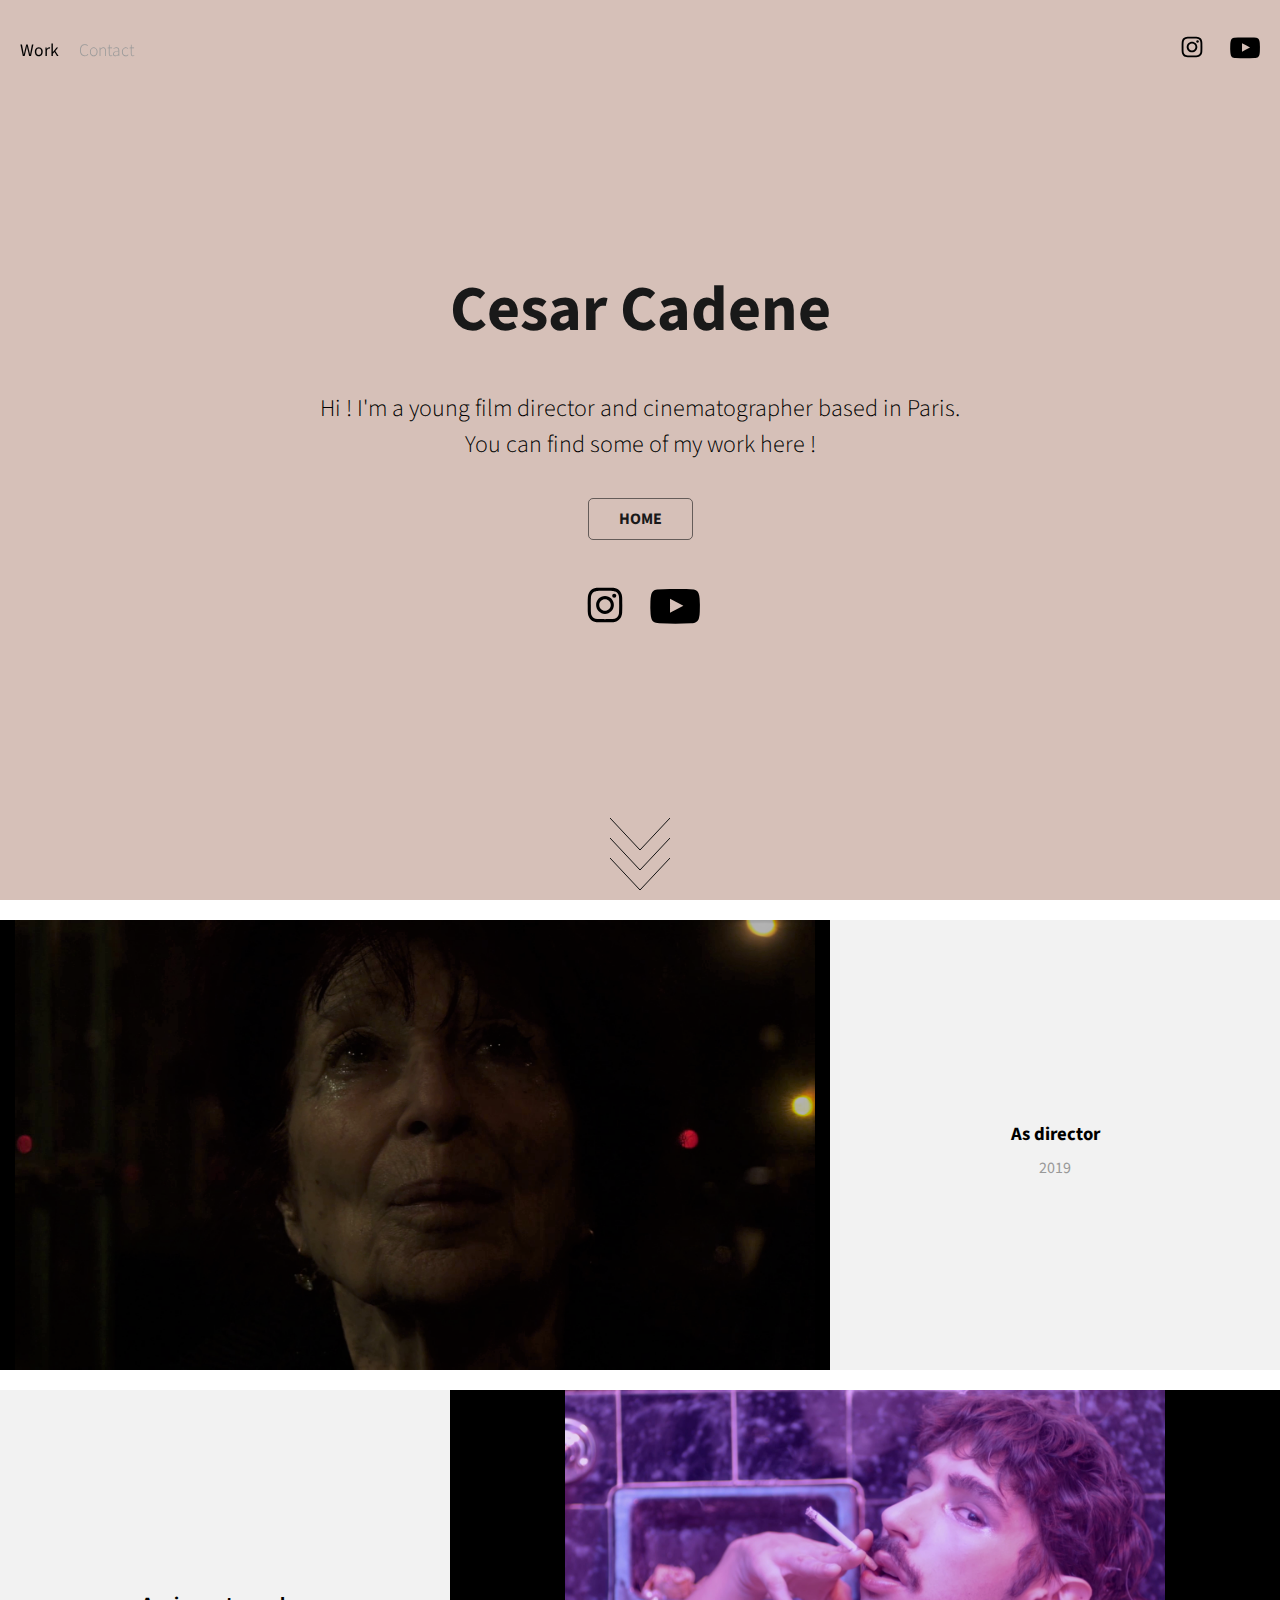
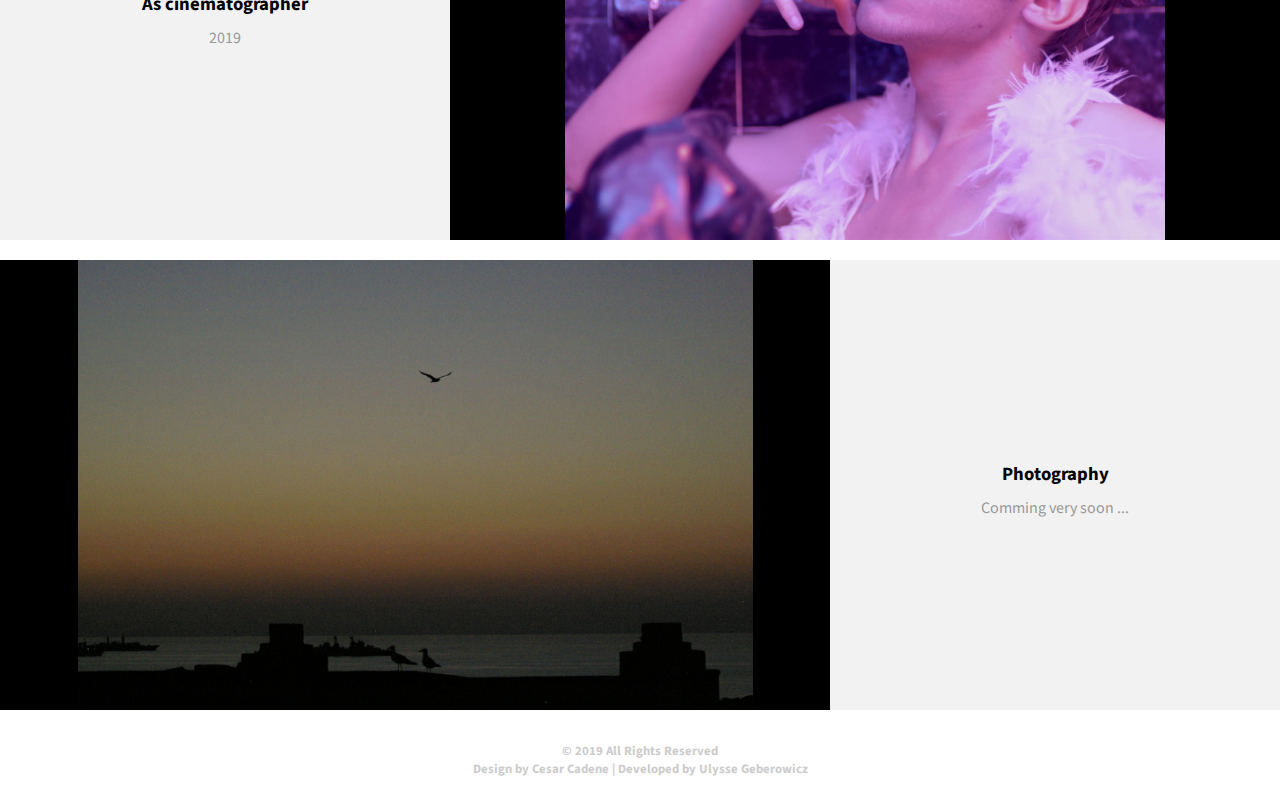
<file: index.html>
<!DOCTYPE html>
<html lang="en">
<head>
    <meta charset="UTF-8">
    <meta name="viewport" content="width=device-width, initial-scale=1.0">
    <meta http-equiv="X-UA-Compatible" content="ie=edge">
    <title>César Cadene - Portfolio</title>
    <link rel="icon" type="image/png" href="image/icon.png" />
    <link href="https://fonts.googleapis.com/css?family=Source+Sans+Pro:300,400,700" rel="stylesheet">
    <link rel="stylesheet" href="style/style.css">
</head>
<body>
    <header>
        <nav>
            <ul>
                <li><a href="index.html" class="active">Work</a></li>
                <li><a href="contact.html">Contact</a></li>
            </ul>
        </nav>
        <h1><a href="index.html">Cesar Cadene</a></h1>
        <div class="social">
                <a target="_blank" href="http://www.instagram.com/cesar_cadene"><img src="image/icone_instagram.svg" alt="Icone Instagram"></a>
                <a target="_blank" href="http://www.youtube.com/channel/UCc3qIM6Sp0ukpDpz2IjlG-A"><img src="image/icone_youtube.svg" alt="Icone Youtube"></a>
        </div>
        <div class="burgermenu"><div class="lines"></div></div>
    </header>
    <div class="presentation">
        <h1>Cesar Cadene</h1>
        <h2>Hi ! I'm a young film director and cinematographer based in Paris. <br> You can find some of my work here !</h2>
        <a class="button" href="">home</a>
        <div class="social">
                <a target="_blank" href="http://www.instagram.com/cesar_cadene"><img src="image/icone_instagram.svg" alt="Icone Instagram"></a>
                <a target="_blank" href="http://www.youtube.com/channel/UCc3qIM6Sp0ukpDpz2IjlG-A"><img src="image/icone_youtube.svg" alt="Icone Youtube"></a>
        </div>
        <svg class="arrows">
            <path class="a1" d="M0 0 L30 32 L60 0"></path>
            <path class="a2" d="M0 20 L30 52 L60 20"></path>
            <path class="a3" d="M0 40 L30 72 L60 40"></path>
        </svg>
    </div>
    <article onclick="window.location='director.html'">
        <div class="cover">
            <img src="image/maladie_damour.png">
        </div>
        <div class="title">
            <h3>As director</h3>
            <span>2019</span>
        </div>
    </article>
    <article onclick="window.location='cinematographer.html'">
        <div class="cover">
            <img src="image/babylove.png">
        </div>
        <div class="title">
            <h3>As cinematographer</h3>
            <span>2019</span>
        </div>
    </article>
    <article>
        <div class="cover">
            <img src="image/acceuil.JPG">
        </div>
        <div class="title">
            <h3>Photography</h3>
            <span>Comming very soon ...</span>
        </div>
    </article>
    <footer>
        <h6>© 2019 All Rights Reserved <br> Design by Cesar Cadene | Developed by Ulysse Geberowicz</h6>
    </footer>
    <script src="script/main.js"></script>
</body>
</html>
</file>
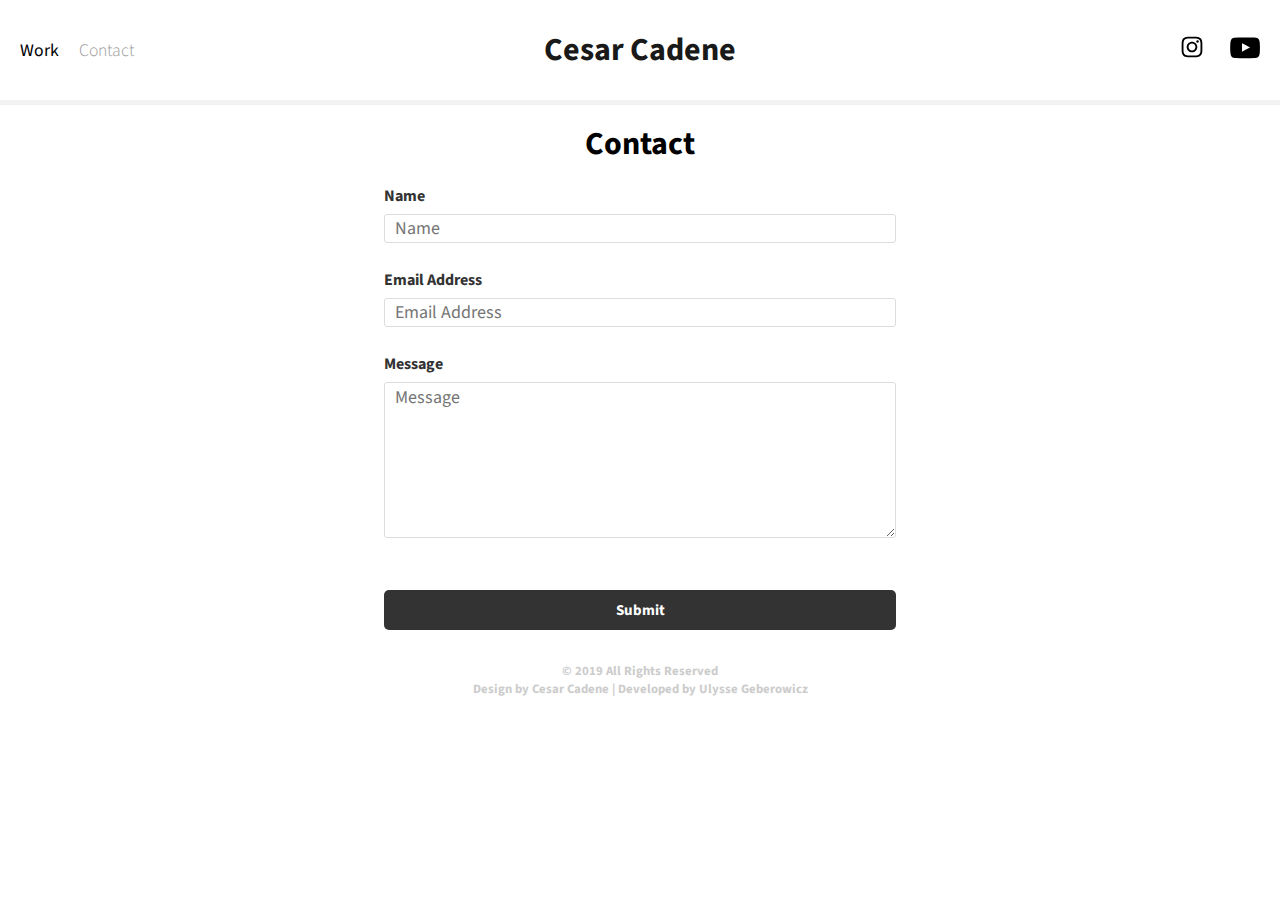
<file: contact.html>
<!DOCTYPE html>
<html lang="en">
<head>
    <meta charset="UTF-8">
    <meta name="viewport" content="width=device-width, initial-scale=1.0">
    <meta http-equiv="X-UA-Compatible" content="ie=edge">
    <title>César Cadene - Contact</title>
    <link rel="icon" type="image/png" href="image/icon.png" />
    <link href="https://fonts.googleapis.com/css?family=Source+Sans+Pro:300,400,700" rel="stylesheet">
    <link rel="stylesheet" href="style/style.css">
</head>
<body>
    <header>
        <nav>
            <ul>
                <li><a href="index.html" class="active">Work</a></li>
                <li><a href="contact.html">Contact</a></li>
            </ul>
        </nav>
        <h1><a href="index.html">Cesar Cadene</a></h1>
        <div class="social">
                <a target="_blank" href="http://www.instagram.com/cesar_cadene"><img src="image/icone_instagram.svg" alt="Icone Instagram"></a>
                <a target="_blank" href="http://www.youtube.com/channel/UCc3qIM6Sp0ukpDpz2IjlG-A"><img src="image/icone_youtube.svg" alt="Icone Youtube"></a>
        </div>
        <div class="burgermenu"><div class="lines"></div></div>
    </header>
    <div class="contact">
        <h1>Contact</h1>
        <form name="sentMessage" novalidate>
            <div>
                <label>Name</label>
                <input type="text" placeholder="Name" id="name" required data-validation-required-message="Please enter your name.">
            </div>
            <div>
                <label>Email Address</label>
                <input type="email" placeholder="Email Address" id="email" required data-validation-required-message="Please enter your email address.">
            </div>
            <div>
                <label>Message</label>
                <textarea rows="5" placeholder="Message" id="message" required data-validation-required-message="Please enter a message." style="min-height: 150px"></textarea>
            </div>
            <br>
            <div>
              <input type="submit"></input>
            </div>
          </form>
    </div>
    <footer>
        <h6>© 2019 All Rights Reserved <br> Design by Cesar Cadene | Developed by Ulysse Geberowicz</h6>
    </footer>
    <script src="script/main.js"></script>
</body>
</html>
</file>
<file: style/style.css>
* {
  font-family: 'Source Sans Pro', sans-serif; }

h1 {
  font-weight: 700; }

h2 {
  font-weight: 300; }

h3 {
  margin: 10px 0; }

p {
  margin-bottom: 0; }

h1, h2, p {
  width: 90%;
  text-align: center; }

body {
  margin: 0; }

body.is-active {
  overflow: hidden; }

header {
  position: relative;
  display: flex;
  flex-direction: row;
  justify-content: space-between;
  align-items: center;
  width: 100%;
  height: 100px;
  position: fixed;
  top: 0;
  z-index: 9;
  transition: background 0.3s ease, border 0.3s ease, height 1s ease;
  overflow: hidden; }

header a {
  color: #191919;
  text-decoration: none; }

header nav {
  width: 30%; }

header nav ul {
  list-style: none;
  padding: 0;
  display: flex;
  flex-direction: row;
  align-items: center; }

header nav ul li {
  padding-left: 20px; }

header nav ul li a {
  font-size: 1.1em;
  font-weight: 300;
  color: #999999;
  transition: color 0.2s ease; }

header nav ul li a:hover {
  color: black; }

header nav ul li a.active {
  color: black;
  font-weight: 400; }

header h1 {
  font-size: 2em;
  transition: opacity 0.3s ease;
  display: none;
  opacity: 0; }

header .social {
  width: 30%;
  text-align: end; }

header .social a {
  padding-right: 20px; }

header .social a img {
  width: 30px; }

header .burgermenu {
  position: absolute;
  top: 38px;
  right: 30px;
  width: 24px;
  height: 24px;
  display: none;
  cursor: pointer;
  justify-content: center;
  align-items: center; }

header .burgermenu .lines {
  background-color: black;
  width: 24px;
  height: 2px;
  position: absolute;
  transition-delay: 0.3s;
  transition: transform 0.5s ease; }

header .burgermenu .lines::before {
  content: "";
  background-color: black;
  position: absolute;
  width: 24px;
  height: 2px;
  top: 6px;
  cursor: pointer;
  transform-origin: left;
  transition: transform 0.2s ease; }

header .burgermenu .lines::after {
  content: "";
  background-color: black;
  position: absolute;
  width: 24px;
  height: 2px;
  bottom: 6px;
  transition-delay: 0.3s;
  transition: transform 0.5s ease; }

@media only screen and (max-width: 990px) {
  header {
    justify-content: center;
    flex-direction: column;
    align-items: center; }

  header .burgermenu {
    display: flex; }

  header .social {
    display: none;
    text-align: center;
    margin-bottom: 50px; }

  header .social a:last-child {
    padding: 0; }

  header .social a img {
    width: 40px; }

  header nav {
    display: none;
    text-align: center;
    height: calc(100vh - 90px); }

  header nav ul {
    flex-direction: column;
    margin: 0;
    height: 100%;
    justify-content: center; }

  header nav ul li {
    padding: 0;
    font-size: 3em; }

  header nav ul li:first-child {
    margin-bottom: 10%; } }
header.is-active {
  background-color: #ffffff !important;
  border-bottom: 5px solid #f2f2f2 !important;
  height: 100vh; }

header h1.is-active {
  display: none !important; }

header .social.is-active {
  display: block; }

header nav.is-active {
  display: block; }

header .burgermenu .lines.is-active {
  transform: rotate(45deg);
  transform-origin: center; }

header .burgermenu .lines.is-active::before {
  transform: scaleX(0); }

header .burgermenu .lines.is-active::after {
  bottom: 0;
  transform: rotate(90deg); }

.presentation {
  background-color: rgba(140, 80, 58, 0.36);
  height: 100vh;
  min-height: 600px;
  display: flex;
  justify-content: center;
  align-items: center;
  flex-direction: column;
  position: relative; }

.presentation h1 {
  color: #191919;
  font-size: 4em;
  margin: 0 0 15px 0; }

.presentation h2 {
  max-width: 800px;
  font-size: 1.5em;
  text-align: center;
  line-height: 1.5em; }

.presentation .button {
  margin-top: 1em;
  border: 1px solid rgba(25, 25, 25, 0.6);
  border-radius: 5px;
  color: #191919;
  font-size: 12px;
  font-weight: bold;
  text-decoration: none;
  height: 40px;
  line-height: 40px;
  padding: 0 30px;
  text-transform: uppercase;
  display: flex;
  font-size: 1em;
  justify-content: center;
  align-items: center; }

.presentation .button:hover {
  border: 1px solid rgba(25, 25, 25, 0.6);
  background-color: black;
  color: #ffffff; }

.presentation .social {
  margin-top: 40px;
  width: 120px;
  display: flex;
  justify-content: space-between; }

.presentation .social a img {
  width: 50px; }

.presentation .arrows {
  width: 60px;
  height: 72px;
  position: absolute;
  left: 50%;
  margin-left: -30px;
  bottom: 10px; }

.presentation .arrows path {
  stroke: #131313;
  fill: transparent;
  stroke-width: 1px;
  animation: arrow 2s infinite;
  -webkit-animation: arrow 2s infinite; }

@keyframes arrow {
  0% {
    opacity: 0; }
  40% {
    opacity: 1; }
  80% {
    opacity: 0; }
  100% {
    opacity: 0; } }
@-webkit-keyframes arrow {
  0% {
    opacity: 0; }
  40% {
    opacity: 1; }
  80% {
    opacity: 0; }
  100% {
    opacity: 0; } }
.presentation .arrows path.a1 {
  animation-delay: -1s;
  -webkit-animation-delay: -1s; }

.presentation .arrows path.a2 {
  animation-delay: -0.5s;
  -webkit-animation-delay: -0.5s; }

.presentation .arrows path.a3 {
  animation-delay: 0s;
  -webkit-animation-delay: 0s; }

article {
  width: 100%;
  height: 450px;
  display: flex;
  flex-direction: row;
  margin-top: 20px;
  cursor: pointer; }

article:nth-child(2n) {
  flex-direction: row-reverse; }

article .cover {
  width: calc(100% - 450px);
  height: 450px;
  background: #9c9c9c;
  overflow: hidden;
  background-color: black;
  display: flex;
  justify-content: center;
  align-items: center; }

article .cover img {
  transition: opacity 0.2s ease;
  height: 100%; }

article .title {
  width: 450px;
  height: 450px;
  display: flex;
  justify-content: center;
  align-items: center;
  flex-direction: column;
  background: #f2f2f2;
  transition: background 0.2s ease, color 0.2s ease; }

article .title span {
  color: #999999; }

article:hover .cover img {
  opacity: .5; }

article:hover .title {
  background-color: black;
  color: white; }

@media only screen and (min-width: 690px) and (max-width: 990px) {
  article .cover {
    width: 450px; }

  article .title {
    width: calc(100% - 450px); } }
@media only screen and (max-width: 690px) {
  article,
  article:nth-child(2n) {
    flex-direction: column;
    height: auto; }

  article .cover {
    width: 100%;
    height: 690px; }

  article .title {
    width: 100%;
    height: 300px; } }
@media only screen and (max-width: 425px) and (max-height: 660px) {
  .presentation .arrows path.a1 {
    stroke: none; } }
.contact {
  width: 100%;
  height: auto;
  margin-top: 100px;
  display: flex;
  align-items: center;
  flex-direction: column; }

.contact form {
  width: 40%; }

.contact form div {
  display: flex;
  flex-direction: column; }

.contact form label {
  color: #333333;
  font-weight: 700;
  font-size: 1em;
  font-style: normal;
  line-height: 15px;
  margin-bottom: 10px;
  margin-top: 0px;
  text-align: left;
  text-transform: none; }

.contact form input[type=text],
.contact form input[type=email],
.contact form textarea {
  border-style: solid;
  border-width: 1px;
  outline: none;
  background-color: #ffffff;
  border-color: #dddddd;
  color: #333333;
  font-size: 18px;
  font-style: normal;
  font-weight: normal;
  margin-bottom: 30px;
  margin-top: 0px;
  padding-left: 10px;
  text-align: left;
  text-transform: none;
  border-radius: 3px; }

.contact form textarea {
  resize: vertical; }

.contact form input[type=submit] {
  border-radius: 5px;
  color: #ffffff;
  font-size: 15px;
  font-style: normal;
  font-weight: bold;
  height: 40px;
  line-height: 40px;
  padding-left: 25px;
  padding-right: 25px;
  text-transform: none;
  background-color: #333333;
  border: 0; }

.article .presentation h2 {
  font-weight: 400;
  margin: -10px 0 10px 0; }

.article .presentation p {
  font-weight: 300;
  font-size: 1em; }

.article .work {
  margin-top: 50px;
  display: flex;
  flex-direction: column;
  align-items: center; }

.article .work legend {
  color: darkgray;
  padding-top: 10px;
  width: 90%;
  text-align: center; }

.article .also {
  width: 75%;
  margin: 100px auto 0 auto; }

.article .also .content {
  display: flex;
  flex-direction: row;
  flex-wrap: wrap;
  width: 100%; }

.article .also .content article {
  flex-direction: column;
  width: 350px;
  margin: 0 20px 0 0; }

.article .also .content article .cover {
  width: 100%; }

.article .also .content article .title {
  width: 100%;
  height: 50%; }

@media only screen and (max-width: 990px) {
  .article .also {
    width: 100%;
    display: flex;
    flex-direction: column;
    align-items: center; }

  .article .also .content {
    justify-content: center; }

  .article .also .content article {
    width: 100%;
    margin: 10px 0; }

  .article .also .content article .title {
    height: 25%; } }
@keyframes plyr-progress {
  to {
    background-position: 25px 0; } }
@keyframes plyr-popup {
  0% {
    opacity: .5;
    transform: translateY(10px); }
  to {
    opacity: 1;
    transform: translateY(0); } }
@keyframes plyr-fade-in {
  from {
    opacity: 0; }
  to {
    opacity: 1; } }
.plyr {
  -moz-osx-font-smoothing: grayscale;
  -webkit-font-smoothing: antialiased;
  direction: ltr;
  font-family: Avenir, "Avenir Next", "Helvetica Neue", "Segoe UI", Helvetica, Arial, sans-serif;
  font-variant-numeric: tabular-nums;
  font-weight: 500;
  line-height: 1.7;
  width: 75%;
  min-width: 200px;
  position: relative;
  text-shadow: none;
  transition: box-shadow .3s ease;
  border-radius: 2px;
  margin-bottom: 15px; }

.plyr audio,
.plyr video {
  border-radius: inherit;
  height: auto;
  vertical-align: middle;
  width: 100%; }

.plyr button {
  font: inherit;
  line-height: inherit;
  width: auto; }

.plyr:focus {
  outline: 0; }

.plyr--full-ui {
  box-sizing: border-box; }

.plyr--full-ui *,
.plyr--full-ui ::after,
.plyr--full-ui ::before {
  box-sizing: inherit; }

.plyr--full-ui a,
.plyr--full-ui button,
.plyr--full-ui input,
.plyr--full-ui label {
  touch-action: manipulation; }

.plyr__badge {
  background: #4f5b5f;
  border-radius: 2px;
  color: #fff;
  font-size: 9px;
  line-height: 1;
  padding: 3px 4px; }

.plyr--full-ui ::-webkit-media-text-track-container {
  display: none; }

.plyr__captions {
  animation: plyr-fade-in .3s ease;
  bottom: 0;
  color: #fff;
  display: none;
  font-size: 14px;
  left: 0;
  padding: 10px;
  position: absolute;
  text-align: center;
  transition: transform .4s ease-in-out;
  width: 100%; }

.plyr__captions .plyr__caption {
  background: rgba(0, 0, 0, 0.8);
  border-radius: 2px;
  -webkit-box-decoration-break: clone;
  box-decoration-break: clone;
  line-height: 185%;
  padding: .2em .5em;
  white-space: pre-wrap; }

.plyr__captions .plyr__caption div {
  display: inline; }

.plyr__captions span:empty {
  display: none; }

@media (min-width: 480px) {
  .plyr__captions {
    font-size: 16px;
    padding: 20px; } }
@media (min-width: 768px) {
  .plyr__captions {
    font-size: 18px; } }
.plyr--captions-active .plyr__captions {
  display: block; }

.plyr:not(.plyr--hide-controls) .plyr__controls:not(:empty) ~ .plyr__captions {
  transform: translateY(-40px); }

.plyr__control {
  background: 0 0;
  border: 0;
  border-radius: 3px;
  color: inherit;
  cursor: pointer;
  flex-shrink: 0;
  overflow: visible;
  padding: 7px;
  position: relative;
  transition: all 0.3s ease; }

.plyr__control svg {
  display: block;
  fill: currentColor;
  height: 18px;
  pointer-events: none;
  width: 18px; }

.plyr__control:focus {
  outline: 0; }

.plyr__control.plyr__tab-focus {
  box-shadow: 0 0 0 5px rgba(26, 175, 255, 0.5);
  outline: 0; }

a.plyr__control {
  text-decoration: none; }

a.plyr__control::after,
a.plyr__control::before {
  display: none; }

.plyr__control.plyr__control--pressed .icon--not-pressed,
.plyr__control.plyr__control--pressed .label--not-pressed,
.plyr__control:not(.plyr__control--pressed) .icon--pressed,
.plyr__control:not(.plyr__control--pressed) .label--pressed {
  display: none; }

.plyr--audio .plyr__control.plyr__tab-focus,
.plyr--audio .plyr__control:hover,
.plyr--audio .plyr__control[aria-expanded=true] {
  background: #1aafff;
  color: #fff; }

.plyr--video .plyr__control svg {
  filter: drop-shadow(0 1px 1px rgba(0, 0, 0, 0.15)); }

.plyr--video .plyr__control.plyr__tab-focus,
.plyr--video .plyr__control:hover,
.plyr--video .plyr__control[aria-expanded=true] {
  background: #1aafff;
  color: #fff; }

.plyr__control--overlaid {
  background: rgba(26, 175, 255, 0.8);
  border: 0;
  border-radius: 100%;
  box-shadow: 0 1px 1px rgba(0, 0, 0, 0.15);
  color: #fff;
  display: none;
  left: 50%;
  padding: 15px;
  position: absolute;
  top: 50%;
  transform: translate(-50%, -50%);
  z-index: 2; }

.plyr__control--overlaid svg {
  left: 2px;
  position: relative; }

.plyr__control--overlaid:focus,
.plyr__control--overlaid:hover {
  background: #1aafff; }

.plyr--playing .plyr__control--overlaid {
  opacity: 0;
  visibility: hidden; }

.plyr--full-ui.plyr--video .plyr__control--overlaid {
  display: block; }

.plyr--full-ui ::-webkit-media-controls {
  display: none; }

.plyr__controls {
  align-items: center;
  display: flex;
  justify-content: flex-end;
  text-align: center; }

.plyr__controls .plyr__menu,
.plyr__controls .plyr__progress,
.plyr__controls .plyr__time,
.plyr__controls .plyr__volume,
.plyr__controls > .plyr__control {
  margin-left: 5px; }

.plyr__controls .plyr__menu + .plyr__control,
.plyr__controls .plyr__progress + .plyr__control,
.plyr__controls > .plyr__control + .plyr__control,
.plyr__controls > .plyr__control + .plyr__menu {
  margin-left: 2px; }

.plyr__controls > .plyr__control:first-child,
.plyr__controls > .plyr__control:first-child + [data-plyr=pause] {
  margin-left: 0;
  margin-right: auto; }

.plyr__controls:empty {
  display: none; }

@media (min-width: 480px) {
  .plyr__controls .plyr__menu,
  .plyr__controls .plyr__progress,
  .plyr__controls .plyr__time,
  .plyr__controls .plyr__volume,
  .plyr__controls > .plyr__control {
    margin-left: 10px; } }
.plyr--audio .plyr__controls {
  background: #fff;
  border-radius: inherit;
  color: #4f5b5f;
  padding: 10px; }

.plyr--video .plyr__controls {
  background: linear-gradient(rgba(0, 0, 0, 0), rgba(0, 0, 0, 0.7));
  border-bottom-left-radius: inherit;
  border-bottom-right-radius: inherit;
  bottom: 0;
  color: #fff;
  left: 0;
  padding: 20px 5px 5px;
  position: absolute;
  right: 0;
  transition: opacity .4s ease-in-out, transform .4s ease-in-out;
  z-index: 3; }

@media (min-width: 480px) {
  .plyr--video .plyr__controls {
    padding: 35px 10px 10px; } }
.plyr--video.plyr--hide-controls .plyr__controls {
  opacity: 0;
  pointer-events: none;
  transform: translateY(100%); }

.plyr [data-plyr=airplay],
.plyr [data-plyr=captions],
.plyr [data-plyr=fullscreen],
.plyr [data-plyr=pip] {
  display: none; }

.plyr--airplay-supported [data-plyr=airplay],
.plyr--captions-enabled [data-plyr=captions],
.plyr--fullscreen-enabled [data-plyr=fullscreen],
.plyr--pip-supported [data-plyr=pip] {
  display: inline-block; }

.plyr__video-embed {
  height: 0;
  padding-bottom: 56.25%;
  position: relative; }

.plyr__video-embed iframe {
  border: 0;
  height: 100%;
  left: 0;
  position: absolute;
  top: 0;
  -webkit-user-select: none;
  -moz-user-select: none;
  -ms-user-select: none;
  user-select: none;
  width: 100%; }

.plyr--full-ui .plyr__video-embed > .plyr__video-embed__container {
  padding-bottom: 240%;
  position: relative;
  transform: translateY(-38.28125%); }

.plyr__menu {
  display: flex;
  position: relative; }

.plyr__menu .plyr__control svg {
  transition: transform 0.3s ease; }

.plyr__menu .plyr__control[aria-expanded=true] svg {
  transform: rotate(90deg); }

.plyr__menu .plyr__control[aria-expanded=true] .plyr__tooltip {
  display: none; }

.plyr__menu__container {
  animation: plyr-popup .2s ease;
  background: rgba(255, 255, 255, 0.9);
  border-radius: 4px;
  bottom: 100%;
  box-shadow: 0 1px 2px rgba(0, 0, 0, 0.15);
  color: #4f5b5f;
  font-size: 16px;
  margin-bottom: 10px;
  position: absolute;
  right: -3px;
  text-align: left;
  white-space: nowrap;
  z-index: 3; }

.plyr__menu__container > div {
  overflow: hidden;
  transition: height 0.35s cubic-bezier(0.4, 0, 0.2, 1), width 0.35s cubic-bezier(0.4, 0, 0.2, 1); }

.plyr__menu__container::after {
  border: 4px solid transparent;
  border-top-color: rgba(255, 255, 255, 0.9);
  content: '';
  height: 0;
  position: absolute;
  right: 15px;
  top: 100%;
  width: 0; }

.plyr__menu__container [role=menu] {
  padding: 7px; }

.plyr__menu__container [role=menuitem],
.plyr__menu__container [role=menuitemradio] {
  margin-top: 2px; }

.plyr__menu__container [role=menuitem]:first-child,
.plyr__menu__container [role=menuitemradio]:first-child {
  margin-top: 0; }

.plyr__menu__container .plyr__control {
  align-items: center;
  color: #4f5b5f;
  display: flex;
  font-size: 14px;
  padding: 4px 11px;
  -webkit-user-select: none;
  -moz-user-select: none;
  -ms-user-select: none;
  user-select: none;
  width: 100%; }

.plyr__menu__container .plyr__control > span {
  align-items: inherit;
  display: flex;
  width: 100%; }

.plyr__menu__container .plyr__control::after {
  border: 4px solid transparent;
  content: '';
  position: absolute;
  top: 50%;
  transform: translateY(-50%); }

.plyr__menu__container .plyr__control--forward {
  padding-right: 28px; }

.plyr__menu__container .plyr__control--forward::after {
  border-left-color: rgba(79, 91, 95, 0.8);
  right: 5px; }

.plyr__menu__container .plyr__control--forward.plyr__tab-focus::after,
.plyr__menu__container .plyr__control--forward:hover::after {
  border-left-color: currentColor; }

.plyr__menu__container .plyr__control--back {
  font-weight: 500;
  margin: 7px;
  margin-bottom: 3px;
  padding-left: 28px;
  position: relative;
  width: calc(100% - 14px); }

.plyr__menu__container .plyr__control--back::after {
  border-right-color: rgba(79, 91, 95, 0.8);
  left: 7px; }

.plyr__menu__container .plyr__control--back::before {
  background: #b7c5cd;
  box-shadow: 0 1px 0 #fff;
  content: '';
  height: 1px;
  left: 0;
  margin-top: 4px;
  overflow: hidden;
  position: absolute;
  right: 0;
  top: 100%; }

.plyr__menu__container .plyr__control--back.plyr__tab-focus::after,
.plyr__menu__container .plyr__control--back:hover::after {
  border-right-color: currentColor; }

.plyr__menu__container .plyr__control[role=menuitemradio] {
  padding-left: 7px; }

.plyr__menu__container .plyr__control[role=menuitemradio]::after,
.plyr__menu__container .plyr__control[role=menuitemradio]::before {
  border-radius: 100%; }

.plyr__menu__container .plyr__control[role=menuitemradio]::before {
  background: rgba(0, 0, 0, 0.1);
  content: '';
  display: block;
  flex-shrink: 0;
  height: 16px;
  margin-right: 10px;
  transition: all .3s ease;
  width: 16px; }

.plyr__menu__container .plyr__control[role=menuitemradio]::after {
  background: #fff;
  border: 0;
  height: 6px;
  left: 12px;
  opacity: 0;
  top: 50%;
  transform: translateY(-50%) scale(0);
  transition: transform .3s ease, opacity .3s ease;
  width: 6px; }

.plyr__menu__container .plyr__control[role=menuitemradio][aria-checked=true]::before {
  background: #1aafff; }

.plyr__menu__container .plyr__control[role=menuitemradio][aria-checked=true]::after {
  opacity: 1;
  transform: translateY(-50%) scale(1); }

.plyr__menu__container .plyr__control[role=menuitemradio].plyr__tab-focus::before,
.plyr__menu__container .plyr__control[role=menuitemradio]:hover::before {
  background: rgba(0, 0, 0, 0.1); }

.plyr__menu__container .plyr__menu__value {
  align-items: center;
  display: flex;
  margin-left: auto;
  margin-right: -5px;
  overflow: hidden;
  padding-left: 25px;
  pointer-events: none; }

.plyr--full-ui input[type=range] {
  -webkit-appearance: none;
  background: 0 0;
  border: 0;
  border-radius: 28px;
  color: #1aafff;
  display: block;
  height: 20px;
  margin: 0;
  padding: 0;
  transition: box-shadow .3s ease;
  width: 100%; }

.plyr--full-ui input[type=range]::-webkit-slider-runnable-track {
  background: 0 0;
  border: 0;
  border-radius: 3px;
  height: 6px;
  transition: box-shadow .3s ease;
  -webkit-user-select: none;
  user-select: none;
  background-image: linear-gradient(to right, currentColor var(--value, 0), transparent var(--value, 0)); }

.plyr--full-ui input[type=range]::-webkit-slider-thumb {
  background: #fff;
  border: 0;
  border-radius: 100%;
  box-shadow: 0 1px 1px rgba(0, 0, 0, 0.15), 0 0 0 1px rgba(47, 52, 61, 0.2);
  height: 14px;
  position: relative;
  transition: all .2s ease;
  width: 14px;
  -webkit-appearance: none;
  margin-top: -4px; }

.plyr--full-ui input[type=range]::-moz-range-track {
  background: 0 0;
  border: 0;
  border-radius: 3px;
  height: 6px;
  transition: box-shadow .3s ease;
  -moz-user-select: none;
  user-select: none; }

.plyr--full-ui input[type=range]::-moz-range-thumb {
  background: #fff;
  border: 0;
  border-radius: 100%;
  box-shadow: 0 1px 1px rgba(0, 0, 0, 0.15), 0 0 0 1px rgba(47, 52, 61, 0.2);
  height: 14px;
  position: relative;
  transition: all .2s ease;
  width: 14px; }

.plyr--full-ui input[type=range]::-moz-range-progress {
  background: currentColor;
  border-radius: 3px;
  height: 6px; }

.plyr--full-ui input[type=range]::-ms-track {
  background: 0 0;
  border: 0;
  border-radius: 3px;
  height: 6px;
  transition: box-shadow .3s ease;
  -ms-user-select: none;
  user-select: none;
  color: transparent; }

.plyr--full-ui input[type=range]::-ms-fill-upper {
  background: 0 0;
  border: 0;
  border-radius: 3px;
  height: 6px;
  transition: box-shadow .3s ease;
  -ms-user-select: none;
  user-select: none; }

.plyr--full-ui input[type=range]::-ms-fill-lower {
  background: 0 0;
  border: 0;
  border-radius: 3px;
  height: 6px;
  transition: box-shadow .3s ease;
  -ms-user-select: none;
  user-select: none;
  background: currentColor; }

.plyr--full-ui input[type=range]::-ms-thumb {
  background: #fff;
  border: 0;
  border-radius: 100%;
  box-shadow: 0 1px 1px rgba(0, 0, 0, 0.15), 0 0 0 1px rgba(47, 52, 61, 0.2);
  height: 14px;
  position: relative;
  transition: all .2s ease;
  width: 14px;
  margin-top: 0; }

.plyr--full-ui input[type=range]::-ms-tooltip {
  display: none; }

.plyr--full-ui input[type=range]:focus {
  outline: 0; }

.plyr--full-ui input[type=range]::-moz-focus-outer {
  border: 0; }

.plyr--full-ui input[type=range].plyr__tab-focus::-webkit-slider-runnable-track {
  box-shadow: 0 0 0 5px rgba(26, 175, 255, 0.5);
  outline: 0; }

.plyr--full-ui input[type=range].plyr__tab-focus::-moz-range-track {
  box-shadow: 0 0 0 5px rgba(26, 175, 255, 0.5);
  outline: 0; }

.plyr--full-ui input[type=range].plyr__tab-focus::-ms-track {
  box-shadow: 0 0 0 5px rgba(26, 175, 255, 0.5);
  outline: 0; }

.plyr--full-ui.plyr--video input[type=range]::-webkit-slider-runnable-track {
  background-color: rgba(255, 255, 255, 0.25); }

.plyr--full-ui.plyr--video input[type=range]::-moz-range-track {
  background-color: rgba(255, 255, 255, 0.25); }

.plyr--full-ui.plyr--video input[type=range]::-ms-track {
  background-color: rgba(255, 255, 255, 0.25); }

.plyr--full-ui.plyr--video input[type=range]:active::-webkit-slider-thumb {
  box-shadow: 0 1px 1px rgba(0, 0, 0, 0.15), 0 0 0 1px rgba(47, 52, 61, 0.2), 0 0 0 3px rgba(255, 255, 255, 0.5); }

.plyr--full-ui.plyr--video input[type=range]:active::-moz-range-thumb {
  box-shadow: 0 1px 1px rgba(0, 0, 0, 0.15), 0 0 0 1px rgba(47, 52, 61, 0.2), 0 0 0 3px rgba(255, 255, 255, 0.5); }

.plyr--full-ui.plyr--video input[type=range]:active::-ms-thumb {
  box-shadow: 0 1px 1px rgba(0, 0, 0, 0.15), 0 0 0 1px rgba(47, 52, 61, 0.2), 0 0 0 3px rgba(255, 255, 255, 0.5); }

.plyr--full-ui.plyr--audio input[type=range]::-webkit-slider-runnable-track {
  background-color: rgba(183, 197, 205, 0.66); }

.plyr--full-ui.plyr--audio input[type=range]::-moz-range-track {
  background-color: rgba(183, 197, 205, 0.66); }

.plyr--full-ui.plyr--audio input[type=range]::-ms-track {
  background-color: rgba(183, 197, 205, 0.66); }

.plyr--full-ui.plyr--audio input[type=range]:active::-webkit-slider-thumb {
  box-shadow: 0 1px 1px rgba(0, 0, 0, 0.15), 0 0 0 1px rgba(47, 52, 61, 0.2), 0 0 0 3px rgba(0, 0, 0, 0.1); }

.plyr--full-ui.plyr--audio input[type=range]:active::-moz-range-thumb {
  box-shadow: 0 1px 1px rgba(0, 0, 0, 0.15), 0 0 0 1px rgba(47, 52, 61, 0.2), 0 0 0 3px rgba(0, 0, 0, 0.1); }

.plyr--full-ui.plyr--audio input[type=range]:active::-ms-thumb {
  box-shadow: 0 1px 1px rgba(0, 0, 0, 0.15), 0 0 0 1px rgba(47, 52, 61, 0.2), 0 0 0 3px rgba(0, 0, 0, 0.1); }

.plyr__poster {
  background-position: 50% 50%;
  background-repeat: no-repeat;
  background-size: contain;
  height: 100%;
  left: 0;
  opacity: 0;
  position: absolute;
  top: 0;
  transition: opacity .2s ease;
  width: 100%;
  z-index: 1; }

.plyr--stopped.plyr__poster-enabled .plyr__poster {
  opacity: 1; }

.plyr__time {
  font-size: 14px; }

.plyr__time + .plyr__time::before {
  content: '\2044';
  margin-right: 10px; }

@media (max-width: 767px) {
  .plyr__time + .plyr__time {
    display: none; } }
.plyr--video .plyr__time {
  text-shadow: 0 1px 1px rgba(0, 0, 0, 0.15); }

.plyr__tooltip {
  background: rgba(255, 255, 255, 0.9);
  border-radius: 3px;
  bottom: 100%;
  box-shadow: 0 1px 2px rgba(0, 0, 0, 0.15);
  color: #4f5b5f;
  font-size: 14px;
  font-weight: 500;
  left: 50%;
  line-height: 1.3;
  margin-bottom: 10px;
  opacity: 0;
  padding: 5px 7.5px;
  pointer-events: none;
  position: absolute;
  transform: translate(-50%, 10px) scale(0.8);
  transform-origin: 50% 100%;
  transition: transform .2s .1s ease, opacity .2s .1s ease;
  white-space: nowrap;
  z-index: 2; }

.plyr__tooltip::before {
  border-left: 4px solid transparent;
  border-right: 4px solid transparent;
  border-top: 4px solid rgba(255, 255, 255, 0.9);
  bottom: -4px;
  content: '';
  height: 0;
  left: 50%;
  position: absolute;
  transform: translateX(-50%);
  width: 0;
  z-index: 2; }

.plyr .plyr__control.plyr__tab-focus .plyr__tooltip,
.plyr .plyr__control:hover .plyr__tooltip,
.plyr__tooltip--visible {
  opacity: 1;
  transform: translate(-50%, 0) scale(1); }

.plyr .plyr__control:hover .plyr__tooltip {
  z-index: 3; }

.plyr__controls > .plyr__control:first-child .plyr__tooltip,
.plyr__controls > .plyr__control:first-child + .plyr__control .plyr__tooltip {
  left: 0;
  transform: translate(0, 10px) scale(0.8);
  transform-origin: 0 100%; }

.plyr__controls > .plyr__control:first-child .plyr__tooltip::before,
.plyr__controls > .plyr__control:first-child + .plyr__control .plyr__tooltip::before {
  left: 16px; }

.plyr__controls > .plyr__control:last-child .plyr__tooltip {
  left: auto;
  right: 0;
  transform: translate(0, 10px) scale(0.8);
  transform-origin: 100% 100%; }

.plyr__controls > .plyr__control:last-child .plyr__tooltip::before {
  left: auto;
  right: 16px;
  transform: translateX(50%); }

.plyr__controls > .plyr__control:first-child .plyr__tooltip--visible,
.plyr__controls > .plyr__control:first-child + .plyr__control .plyr__tooltip--visible,
.plyr__controls > .plyr__control:first-child + .plyr__control.plyr__tab-focus .plyr__tooltip,
.plyr__controls > .plyr__control:first-child + .plyr__control:hover .plyr__tooltip,
.plyr__controls > .plyr__control:first-child.plyr__tab-focus .plyr__tooltip,
.plyr__controls > .plyr__control:first-child:hover .plyr__tooltip,
.plyr__controls > .plyr__control:last-child .plyr__tooltip--visible,
.plyr__controls > .plyr__control:last-child.plyr__tab-focus .plyr__tooltip,
.plyr__controls > .plyr__control:last-child:hover .plyr__tooltip {
  transform: translate(0, 0) scale(1); }

.plyr--video {
  background: #000;
  overflow: hidden; }

.plyr--video.plyr--menu-open {
  overflow: visible; }

.plyr__video-wrapper {
  background: #000;
  border-radius: inherit;
  overflow: hidden;
  position: relative;
  z-index: 0; }

.plyr__progress {
  flex: 1;
  left: 7px;
  margin-right: 14px;
  position: relative; }

.plyr__progress input[type=range],
.plyr__progress__buffer {
  margin-left: -7px;
  margin-right: -7px;
  width: calc(100% + 14px); }

.plyr__progress input[type=range] {
  position: relative;
  z-index: 2; }

.plyr__progress .plyr__tooltip {
  font-size: 14px;
  left: 0; }

.plyr__progress__buffer {
  -webkit-appearance: none;
  background: 0 0;
  border: 0;
  border-radius: 100px;
  height: 6px;
  left: 0;
  margin-top: -3px;
  padding: 0;
  position: absolute;
  top: 50%; }

.plyr__progress__buffer::-webkit-progress-bar {
  background: 0 0;
  transition: width 0.2s ease; }

.plyr__progress__buffer::-webkit-progress-value {
  background: currentColor;
  border-radius: 100px;
  min-width: 6px; }

.plyr__progress__buffer::-moz-progress-bar {
  background: currentColor;
  border-radius: 100px;
  min-width: 6px;
  transition: width 0.2s ease; }

.plyr__progress__buffer::-ms-fill {
  border-radius: 100px;
  transition: width 0.2s ease; }

.plyr--video .plyr__progress__buffer {
  box-shadow: 0 1px 1px rgba(0, 0, 0, 0.15);
  color: rgba(255, 255, 255, 0.25); }

.plyr--audio .plyr__progress__buffer {
  color: rgba(183, 197, 205, 0.66); }

.plyr--loading .plyr__progress__buffer {
  animation: plyr-progress 1s linear infinite;
  background-image: linear-gradient(-45deg, rgba(47, 52, 61, 0.6) 25%, transparent 25%, transparent 50%, rgba(47, 52, 61, 0.6) 50%, rgba(47, 52, 61, 0.6) 75%, transparent 75%, transparent);
  background-repeat: repeat-x;
  background-size: 25px 25px;
  color: transparent; }

.plyr--video.plyr--loading .plyr__progress__buffer {
  background-color: rgba(255, 255, 255, 0.25); }

.plyr--audio.plyr--loading .plyr__progress__buffer {
  background-color: rgba(183, 197, 205, 0.66); }

.plyr__volume {
  align-items: center;
  display: flex;
  flex: 1;
  position: relative; }

.plyr__volume input[type=range] {
  margin-left: 5px;
  position: relative;
  z-index: 2; }

@media (min-width: 480px) {
  .plyr__volume {
    max-width: 90px; } }
@media (min-width: 768px) {
  .plyr__volume {
    max-width: 110px; } }
.plyr--is-ios .plyr__volume {
  display: none !important; }

.plyr--is-ios.plyr--vimeo [data-plyr=mute] {
  display: none !important; }

.plyr:-webkit-full-screen {
  background: #000;
  border-radius: 0 !important;
  height: 100%;
  margin: 0;
  width: 100%; }

.plyr:-moz-full-screen {
  background: #000;
  border-radius: 0 !important;
  height: 100%;
  margin: 0;
  width: 100%; }

.plyr:-ms-fullscreen {
  background: #000;
  border-radius: 0 !important;
  height: 100%;
  margin: 0;
  width: 100%; }

.plyr:fullscreen {
  background: #000;
  border-radius: 0 !important;
  height: 100%;
  margin: 0;
  width: 100%; }

.plyr:-webkit-full-screen video {
  height: 100%; }

.plyr:-moz-full-screen video {
  height: 100%; }

.plyr:-ms-fullscreen video {
  height: 100%; }

.plyr:fullscreen video {
  height: 100%; }

.plyr:-webkit-full-screen .plyr__video-wrapper {
  height: 100%;
  width: 100%; }

.plyr:-moz-full-screen .plyr__video-wrapper {
  height: 100%;
  width: 100%; }

.plyr:-ms-fullscreen .plyr__video-wrapper {
  height: 100%;
  width: 100%; }

.plyr:fullscreen .plyr__video-wrapper {
  height: 100%;
  width: 100%; }

.plyr:-webkit-full-screen .plyr__video-embed {
  overflow: visible; }

.plyr:-moz-full-screen .plyr__video-embed {
  overflow: visible; }

.plyr:-ms-fullscreen .plyr__video-embed {
  overflow: visible; }

.plyr:fullscreen .plyr__video-embed {
  overflow: visible; }

.plyr:-webkit-full-screen.plyr--vimeo .plyr__video-wrapper {
  height: 0;
  top: 50%;
  transform: translateY(-50%); }

.plyr:-moz-full-screen.plyr--vimeo .plyr__video-wrapper {
  height: 0;
  top: 50%;
  transform: translateY(-50%); }

.plyr:-ms-fullscreen.plyr--vimeo .plyr__video-wrapper {
  height: 0;
  top: 50%;
  transform: translateY(-50%); }

.plyr:fullscreen.plyr--vimeo .plyr__video-wrapper {
  height: 0;
  top: 50%;
  transform: translateY(-50%); }

.plyr:-webkit-full-screen .plyr__control .icon--exit-fullscreen {
  display: block; }

.plyr:-moz-full-screen .plyr__control .icon--exit-fullscreen {
  display: block; }

.plyr:-ms-fullscreen .plyr__control .icon--exit-fullscreen {
  display: block; }

.plyr:fullscreen .plyr__control .icon--exit-fullscreen {
  display: block; }

.plyr:-webkit-full-screen .plyr__control .icon--exit-fullscreen + svg {
  display: none; }

.plyr:-moz-full-screen .plyr__control .icon--exit-fullscreen + svg {
  display: none; }

.plyr:-ms-fullscreen .plyr__control .icon--exit-fullscreen + svg {
  display: none; }

.plyr:fullscreen .plyr__control .icon--exit-fullscreen + svg {
  display: none; }

.plyr:-webkit-full-screen.plyr--hide-controls {
  cursor: none; }

.plyr:-moz-full-screen.plyr--hide-controls {
  cursor: none; }

.plyr:-ms-fullscreen.plyr--hide-controls {
  cursor: none; }

.plyr:fullscreen.plyr--hide-controls {
  cursor: none; }

@media (min-width: 1024px) {
  .plyr:-webkit-full-screen .plyr__captions {
    font-size: 21px; }

  .plyr:-moz-full-screen .plyr__captions {
    font-size: 21px; }

  .plyr:-ms-fullscreen .plyr__captions {
    font-size: 21px; }

  .plyr:fullscreen .plyr__captions {
    font-size: 21px; } }
.plyr:-webkit-full-screen {
  background: #000;
  border-radius: 0 !important;
  height: 100%;
  margin: 0;
  width: 100%; }

.plyr:-webkit-full-screen video {
  height: 100%; }

.plyr:-webkit-full-screen .plyr__video-wrapper {
  height: 100%;
  width: 100%; }

.plyr:-webkit-full-screen .plyr__video-embed {
  overflow: visible; }

.plyr:-webkit-full-screen.plyr--vimeo .plyr__video-wrapper {
  height: 0;
  top: 50%;
  transform: translateY(-50%); }

.plyr:-webkit-full-screen .plyr__control .icon--exit-fullscreen {
  display: block; }

.plyr:-webkit-full-screen .plyr__control .icon--exit-fullscreen + svg {
  display: none; }

.plyr:-webkit-full-screen.plyr--hide-controls {
  cursor: none; }

@media (min-width: 1024px) {
  .plyr:-webkit-full-screen .plyr__captions {
    font-size: 21px; } }
.plyr:-moz-full-screen {
  background: #000;
  border-radius: 0 !important;
  height: 100%;
  margin: 0;
  width: 100%; }

.plyr:-moz-full-screen video {
  height: 100%; }

.plyr:-moz-full-screen .plyr__video-wrapper {
  height: 100%;
  width: 100%; }

.plyr:-moz-full-screen .plyr__video-embed {
  overflow: visible; }

.plyr:-moz-full-screen.plyr--vimeo .plyr__video-wrapper {
  height: 0;
  top: 50%;
  transform: translateY(-50%); }

.plyr:-moz-full-screen .plyr__control .icon--exit-fullscreen {
  display: block; }

.plyr:-moz-full-screen .plyr__control .icon--exit-fullscreen + svg {
  display: none; }

.plyr:-moz-full-screen.plyr--hide-controls {
  cursor: none; }

@media (min-width: 1024px) {
  .plyr:-moz-full-screen .plyr__captions {
    font-size: 21px; } }
.plyr:-ms-fullscreen {
  background: #000;
  border-radius: 0 !important;
  height: 100%;
  margin: 0;
  width: 100%; }

.plyr:-ms-fullscreen video {
  height: 100%; }

.plyr:-ms-fullscreen .plyr__video-wrapper {
  height: 100%;
  width: 100%; }

.plyr:-ms-fullscreen .plyr__video-embed {
  overflow: visible; }

.plyr:-ms-fullscreen.plyr--vimeo .plyr__video-wrapper {
  height: 0;
  top: 50%;
  transform: translateY(-50%); }

.plyr:-ms-fullscreen .plyr__control .icon--exit-fullscreen {
  display: block; }

.plyr:-ms-fullscreen .plyr__control .icon--exit-fullscreen + svg {
  display: none; }

.plyr:-ms-fullscreen.plyr--hide-controls {
  cursor: none; }

@media (min-width: 1024px) {
  .plyr:-ms-fullscreen .plyr__captions {
    font-size: 21px; } }
.plyr--fullscreen-fallback {
  background: #000;
  border-radius: 0 !important;
  height: 100%;
  margin: 0;
  width: 100%;
  bottom: 0;
  left: 0;
  position: fixed;
  right: 0;
  top: 0;
  z-index: 10000000; }

.plyr--fullscreen-fallback video {
  height: 100%; }

.plyr--fullscreen-fallback .plyr__video-wrapper {
  height: 100%;
  width: 100%; }

.plyr--fullscreen-fallback .plyr__video-embed {
  overflow: visible; }

.plyr--fullscreen-fallback.plyr--vimeo .plyr__video-wrapper {
  height: 0;
  top: 50%;
  transform: translateY(-50%); }

.plyr--fullscreen-fallback .plyr__control .icon--exit-fullscreen {
  display: block; }

.plyr--fullscreen-fallback .plyr__control .icon--exit-fullscreen + svg {
  display: none; }

.plyr--fullscreen-fallback.plyr--hide-controls {
  cursor: none; }

@media (min-width: 1024px) {
  .plyr--fullscreen-fallback .plyr__captions {
    font-size: 21px; } }
.plyr__ads {
  border-radius: inherit;
  bottom: 0;
  cursor: pointer;
  left: 0;
  overflow: hidden;
  position: absolute;
  right: 0;
  top: 0;
  z-index: -1; }

.plyr__ads > div,
.plyr__ads > div iframe {
  height: 100%;
  position: absolute;
  width: 100%; }

.plyr__ads::after {
  background: rgba(47, 52, 61, 0.8);
  border-radius: 2px;
  bottom: 10px;
  color: #fff;
  content: attr(data-badge-text);
  font-size: 11px;
  padding: 2px 6px;
  pointer-events: none;
  position: absolute;
  right: 10px;
  z-index: 3; }

.plyr__ads::after:empty {
  display: none; }

.plyr__cues {
  background: currentColor;
  display: block;
  height: 6px;
  left: 0;
  margin: -3px 0 0;
  opacity: .8;
  position: absolute;
  top: 50%;
  width: 3px;
  z-index: 3; }

.plyr--no-transition {
  transition: none !important; }

.plyr__sr-only {
  clip: rect(1px, 1px, 1px, 1px);
  overflow: hidden;
  border: 0 !important;
  height: 1px !important;
  padding: 0 !important;
  position: absolute !important;
  width: 1px !important; }

.plyr [hidden] {
  display: none !important; }

footer {
  width: 100%;
  height: 100px;
  display: flex;
  justify-content: center;
  align-items: center; }

footer h6 {
  text-align: center;
  font-size: 0.8em;
  color: #cccccc; }

/*# sourceMappingURL=style.css.map */
</file>
